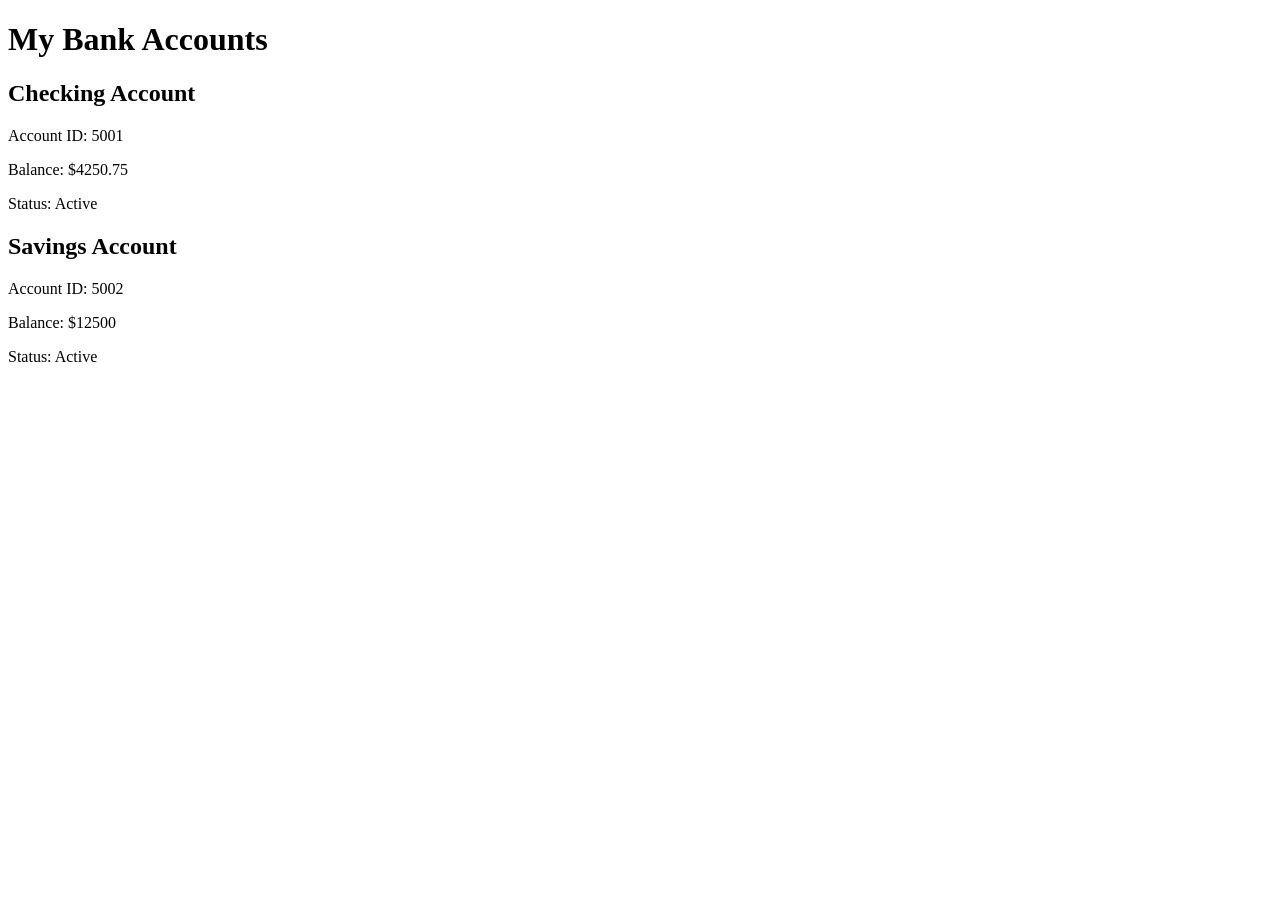
<file: index.html>
<!DOCTYPE html>
<html lang="en">

<head>
    <meta charset="UTF-8">
    <meta name="viewport" content="width=device-width, initial-scale=1.0">
    <title>Bank Dashboard</title>
</head>

<body>

    <h1>My Bank Accounts</h1>

    <div id="accounts"></div>

    <script src="script.js"></script>

</body>

</html>
</file>
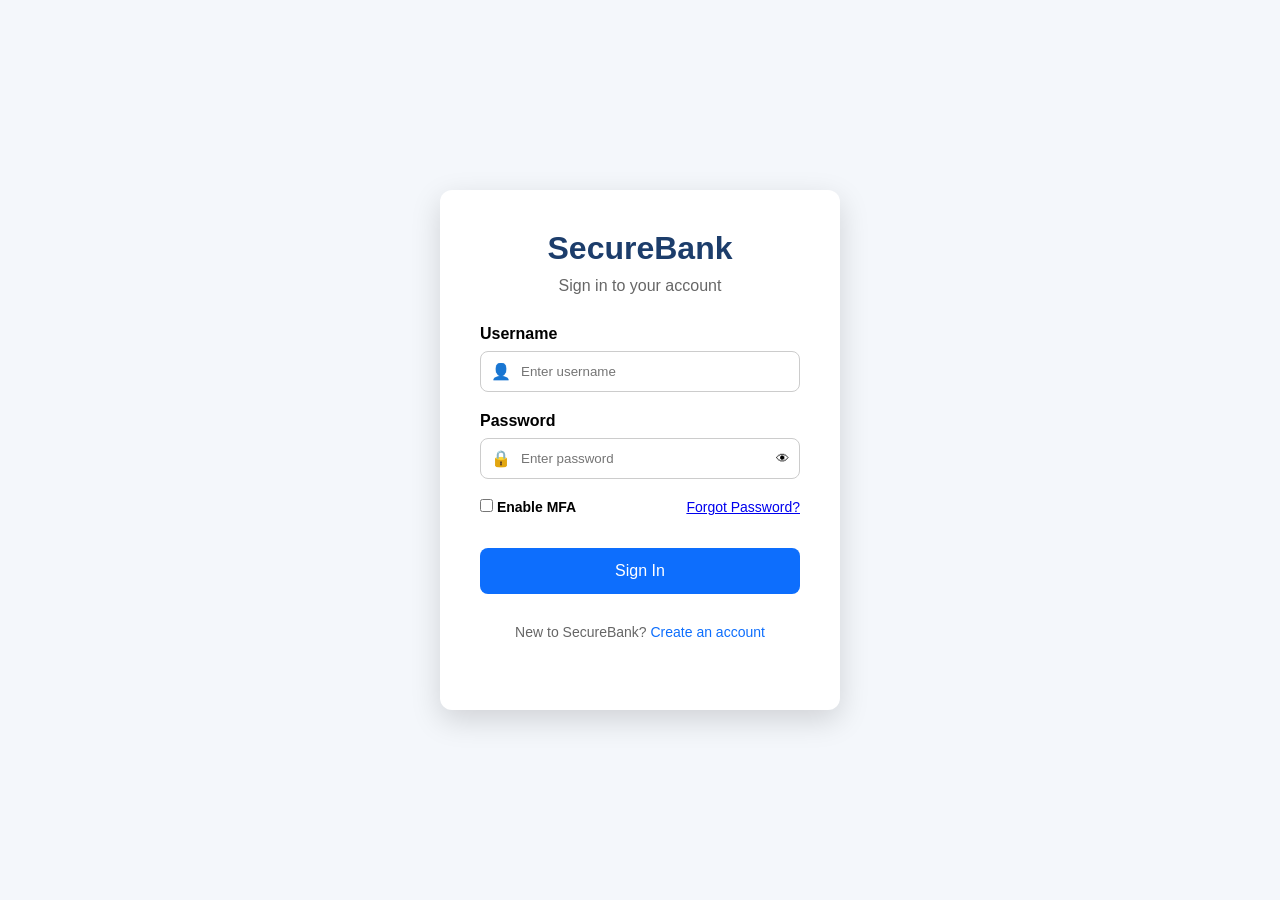
<file: login.html>
<!DOCTYPE html>
<html lang="en">

<head>
    <meta charset="UTF-8">
    <meta name="viewport" content="width=device-width, initial-scale=1.0">
    <title>SecureBank Login</title>

    <!-- Link to your CSS file -->
    <link rel="stylesheet" href="login.css">
</head>

<body>
    <div class="login-container">
        <div class="login-card">

            <h1>SecureBank</h1>
            <p>Sign in to your account</p>

            <form id="loginForm">

                <label>Username</label>

                <div class="input-group">
                    <span>👤</span>
                    <input type="text" id="username" placeholder="Enter username" required>
                </div>

                <label>Password</label>

                <div class="input-group">
                    <span>🔒</span>
                    <input type="password" id="password" placeholder="Enter password" required>
                    <button type="button" id="togglePassword">
                        👁
                    </button>
                </div>

                <div class="options">
                    <label>
                        <input type="checkbox">
                        Enable MFA
                    </label>

                    <a href="#">Forgot Password?</a>
                </div>

                <button class="login-btn" type="submit">
                    Sign In
                </button>

                <p id="message"></p>

                <p class="register">
                    New to SecureBank?
                    <a href="#">Create an account</a>
                </p>

            </form>

        </div>
    </div>
    <script src="login.js"></script>
</body>

</html>
</file>
<file: login.css>
*{
    margin:0;
    padding:0;
    box-sizing:border-box;
    font-family:Arial,sans-serif;
}

body{
    background:#f4f7fb;
    display:flex;
    justify-content:center;
    align-items:center;
    height:100vh;
}

.login-card{
    width:400px;
    background:white;
    padding:40px;
    border-radius:12px;
    box-shadow:0 10px 30px rgba(0,0,0,.15);
}

h1{
    color:#1c3d6b;
    text-align:center;
}

p{
    text-align:center;
    color:#666;
    margin:10px 0 30px;
}

label{
    display:block;
    margin-bottom:8px;
    font-weight:600;
}

.input-group{
    display:flex;
    align-items:center;
    border:1px solid #ccc;
    border-radius:8px;
    margin-bottom:20px;
    padding:10px;
}

.input-group span{
    margin-right:10px;
}

.input-group input{
    flex:1;
    border:none;
    outline:none;
}

.input-group button{
    background:none;
    border:none;
    cursor:pointer;
}

.options{
    display:flex;
    justify-content:space-between;
    margin-bottom:25px;
    font-size:14px;
}

.login-btn{
    width:100%;
    padding:14px;
    background:#0d6efd;
    color:white;
    border:none;
    border-radius:8px;
    cursor:pointer;
    font-size:16px;
    transition:.3s;
}

.login-btn:hover{
    background:#0b5ed7;
}

.register{
    margin-top:25px;
    font-size:14px;
}

.register a{
    text-decoration:none;
    color:#0d6efd;
}

#message{
    margin-top:20px;
    text-align:center;
    font-weight:bold;
}
</file>
